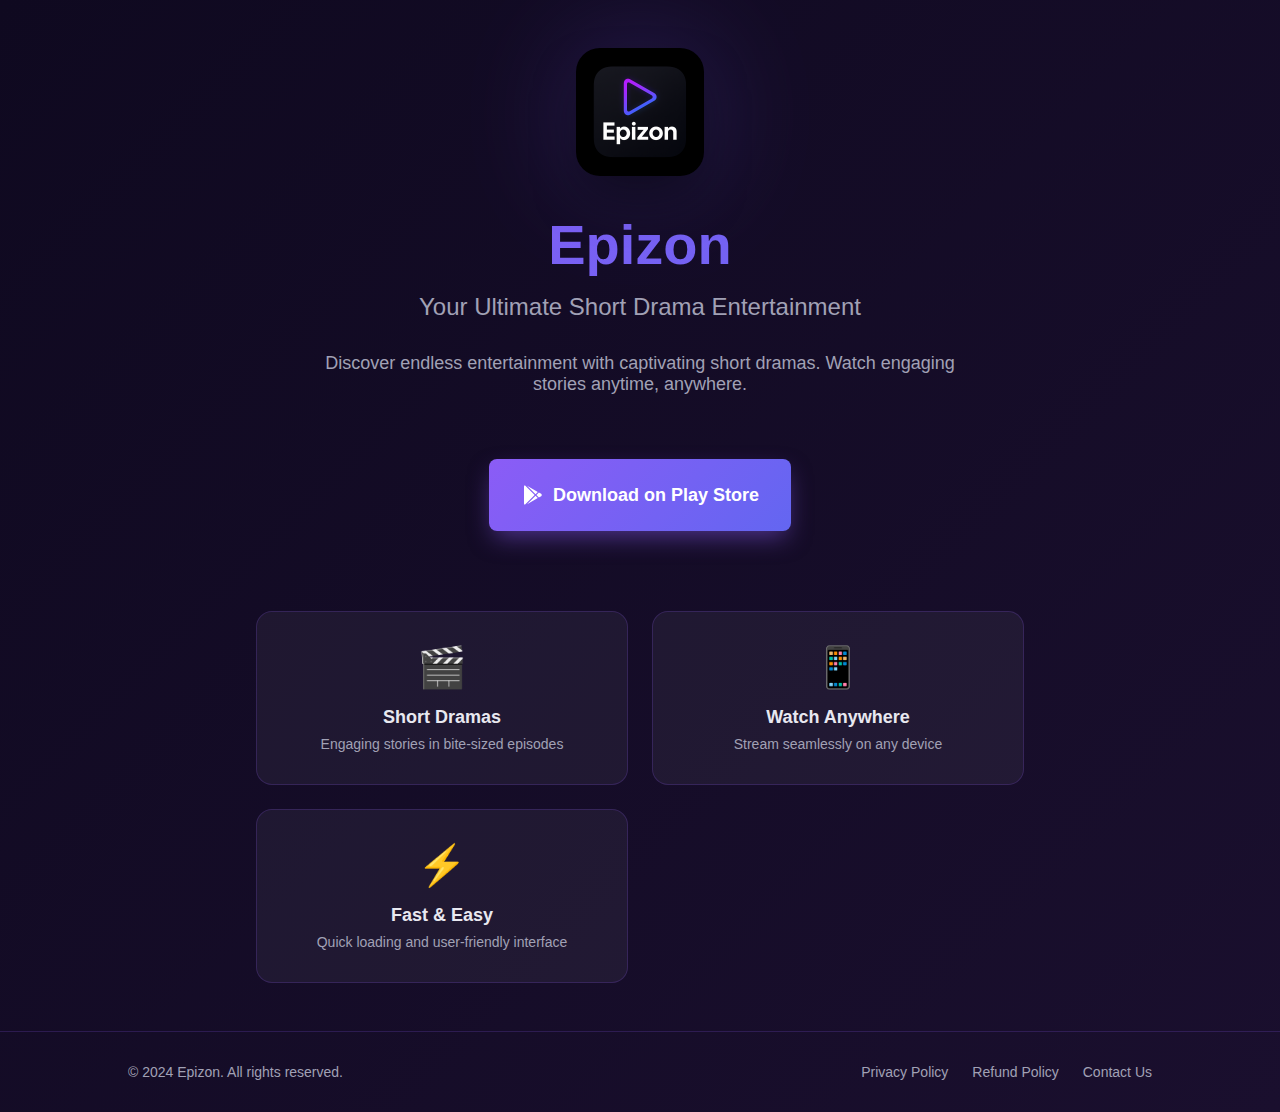
<file: public/index.html>
<!DOCTYPE html>
<html lang="en">
<head>
    <meta charset="UTF-8">
    <meta name="viewport" content="width=device-width, initial-scale=1.0">
    <meta name="description" content="Epizon - Your Ultimate Short Drama Entertainment. Download now on Play Store and watch captivating short dramas anytime, anywhere.">
    <meta name="keywords" content="Epizon, short drama, entertainment, mobile app, streaming">
    <title>Epizon - Short Drama Entertainment App</title>
    <style>
        * {
            margin: 0;
            padding: 0;
            box-sizing: border-box;
        }

        body {
            font-family: -apple-system, BlinkMacSystemFont, 'Segoe UI', 'Roboto', 'Oxygen', 'Ubuntu', 'Cantarell', sans-serif;
            background: linear-gradient(135deg, #0f0920 0%, #1a0f2e 100%);
            color: #e8e8f0;
            min-height: 100vh;
            display: flex;
            flex-direction: column;
        }

        main {
            flex: 1;
            display: flex;
            align-items: center;
            justify-content: center;
            padding: 3rem 1rem;
        }

        .container {
            max-width: 64rem;
            width: 100%;
            text-align: center;
        }

        .icon-wrapper {
            position: relative;
            display: inline-block;
            margin-bottom: 2rem;
        }

        .icon-glow {
            position: absolute;
            inset: 0;
            background: linear-gradient(135deg, #8b5cf6 0%, #6366f1 100%);
            filter: blur(60px);
            opacity: 0.3;
            border-radius: 50%;
            animation: glow 3s ease-in-out infinite;
        }

        @keyframes glow {
            0%, 100% { opacity: 0.3; transform: scale(1); }
            50% { opacity: 0.5; transform: scale(1.1); }
        }

        @keyframes float {
            0%, 100% { transform: translateY(0); }
            50% { transform: translateY(-10px); }
        }

        .app-icon {
            position: relative;
            width: 8rem;
            height: 8rem;
            border-radius: 1.5rem;
            box-shadow: 0 25px 50px -12px rgba(0, 0, 0, 0.5);
            animation: float 3s ease-in-out infinite;
        }

        h1 {
            font-size: 3.5rem;
            font-weight: bold;
            margin-bottom: 1rem;
            background: linear-gradient(135deg, #8b5cf6 0%, #6366f1 100%);
            -webkit-background-clip: text;
            -webkit-text-fill-color: transparent;
            background-clip: text;
        }

        .subtitle {
            font-size: 1.5rem;
            color: #a1a1b5;
            margin-bottom: 2rem;
        }

        .description {
            font-size: 1.125rem;
            color: #a1a1b5;
            max-width: 42rem;
            margin: 0 auto 2rem;
        }

        .download-btn {
            display: inline-flex;
            align-items: center;
            gap: 0.5rem;
            padding: 1.5rem 2rem;
            font-size: 1.125rem;
            font-weight: 600;
            color: white;
            background: linear-gradient(135deg, #8b5cf6 0%, #6366f1 100%);
            border: none;
            border-radius: 0.5rem;
            cursor: pointer;
            text-decoration: none;
            box-shadow: 0 10px 25px -5px rgba(139, 92, 246, 0.5);
            transition: all 0.3s ease;
            margin: 2rem 0;
        }

        .download-btn:hover {
            opacity: 0.9;
            transform: translateY(-2px);
            box-shadow: 0 15px 30px -5px rgba(139, 92, 246, 0.6);
        }

        .features {
            display: grid;
            grid-template-columns: repeat(auto-fit, minmax(250px, 1fr));
            gap: 1.5rem;
            max-width: 48rem;
            margin: 3rem auto 0;
        }

        .feature-card {
            padding: 2rem 1.5rem;
            background: rgba(255, 255, 255, 0.05);
            border: 1px solid rgba(139, 92, 246, 0.2);
            border-radius: 1rem;
            transition: all 0.3s ease;
        }

        .feature-card:hover {
            border-color: rgba(139, 92, 246, 0.5);
            transform: translateY(-5px);
        }

        .feature-icon {
            font-size: 2.5rem;
            margin-bottom: 1rem;
        }

        .feature-title {
            font-size: 1.125rem;
            font-weight: 600;
            margin-bottom: 0.5rem;
        }

        .feature-text {
            font-size: 0.875rem;
            color: #a1a1b5;
        }

        footer {
            padding: 2rem 1rem;
            border-top: 1px solid rgba(139, 92, 246, 0.2);
        }

        .footer-content {
            max-width: 64rem;
            margin: 0 auto;
            display: flex;
            justify-content: space-between;
            align-items: center;
            flex-wrap: wrap;
            gap: 1rem;
        }

        .footer-text {
            font-size: 0.875rem;
            color: #a1a1b5;
        }

        .footer-link {
            font-size: 0.875rem;
            color: #a1a1b5;
            text-decoration: none;
            transition: color 0.3s ease;
        }

        .footer-link:hover {
            color: #8b5cf6;
        }

        @media (max-width: 768px) {
            h1 {
                font-size: 2.5rem;
            }

            .subtitle {
                font-size: 1.25rem;
            }

            .app-icon {
                width: 6rem;
                height: 6rem;
            }

            .footer-content {
                flex-direction: column;
                text-align: center;
            }
        }
    </style>
</head>
<body>
    <main>
        <div class="container">
            <!-- App Icon -->
            <div class="icon-wrapper">
                <div class="icon-glow"></div>
                <img src="epizon-icon.png" alt="Epizon App Icon" class="app-icon">
            </div>

            <!-- App Name -->
            <h1>Epizon</h1>
            <p class="subtitle">Your Ultimate Short Drama Entertainment</p>

            <!-- Description -->
            <p class="description">
                Discover endless entertainment with captivating short dramas. 
                Watch engaging stories anytime, anywhere.
            </p>

            <!-- Download Button -->
            <a href="https://play.google.com/store/apps/details?id=com.epizon.app" target="_blank" rel="noopener noreferrer" class="download-btn">
                <svg width="24" height="24" viewBox="0 0 24 24" fill="currentColor">
                    <path d="M3,20.5V3.5C3,2.91 3.34,2.39 3.84,2.15L13.69,12L3.84,21.85C3.34,21.6 3,21.09 3,20.5M16.81,15.12L6.05,21.34L14.54,12.85L16.81,15.12M20.16,10.81C20.5,11.08 20.75,11.5 20.75,12C20.75,12.5 20.5,12.92 20.16,13.19L17.89,14.5L15.39,12L17.89,9.5L20.16,10.81M6.05,2.66L16.81,8.88L14.54,11.15L6.05,2.66Z" />
                </svg>
                Download on Play Store
            </a>

            <!-- Features -->
            <div class="features">
                <div class="feature-card">
                    <div class="feature-icon">🎬</div>
                    <h3 class="feature-title">Short Dramas</h3>
                    <p class="feature-text">Engaging stories in bite-sized episodes</p>
                </div>
                <div class="feature-card">
                    <div class="feature-icon">📱</div>
                    <h3 class="feature-title">Watch Anywhere</h3>
                    <p class="feature-text">Stream seamlessly on any device</p>
                </div>
                <div class="feature-card">
                    <div class="feature-icon">⚡</div>
                    <h3 class="feature-title">Fast & Easy</h3>
                    <p class="feature-text">Quick loading and user-friendly interface</p>
                </div>
            </div>
        </div>
    </main>

    <!-- Footer -->
    <footer>
        <div class="footer-content">
            <p class="footer-text">© 2024 Epizon. All rights reserved.</p>
            <div style="display: flex; gap: 1.5rem; flex-wrap: wrap;">
                <a href="privacy-policy.html" class="footer-link">Privacy Policy</a>
                <a href="refund-policy.html" class="footer-link">Refund Policy</a>
                <a href="contact-us.html" class="footer-link">Contact Us</a>
            </div>
        </div>
    </footer>
</body>
</html>
</file>
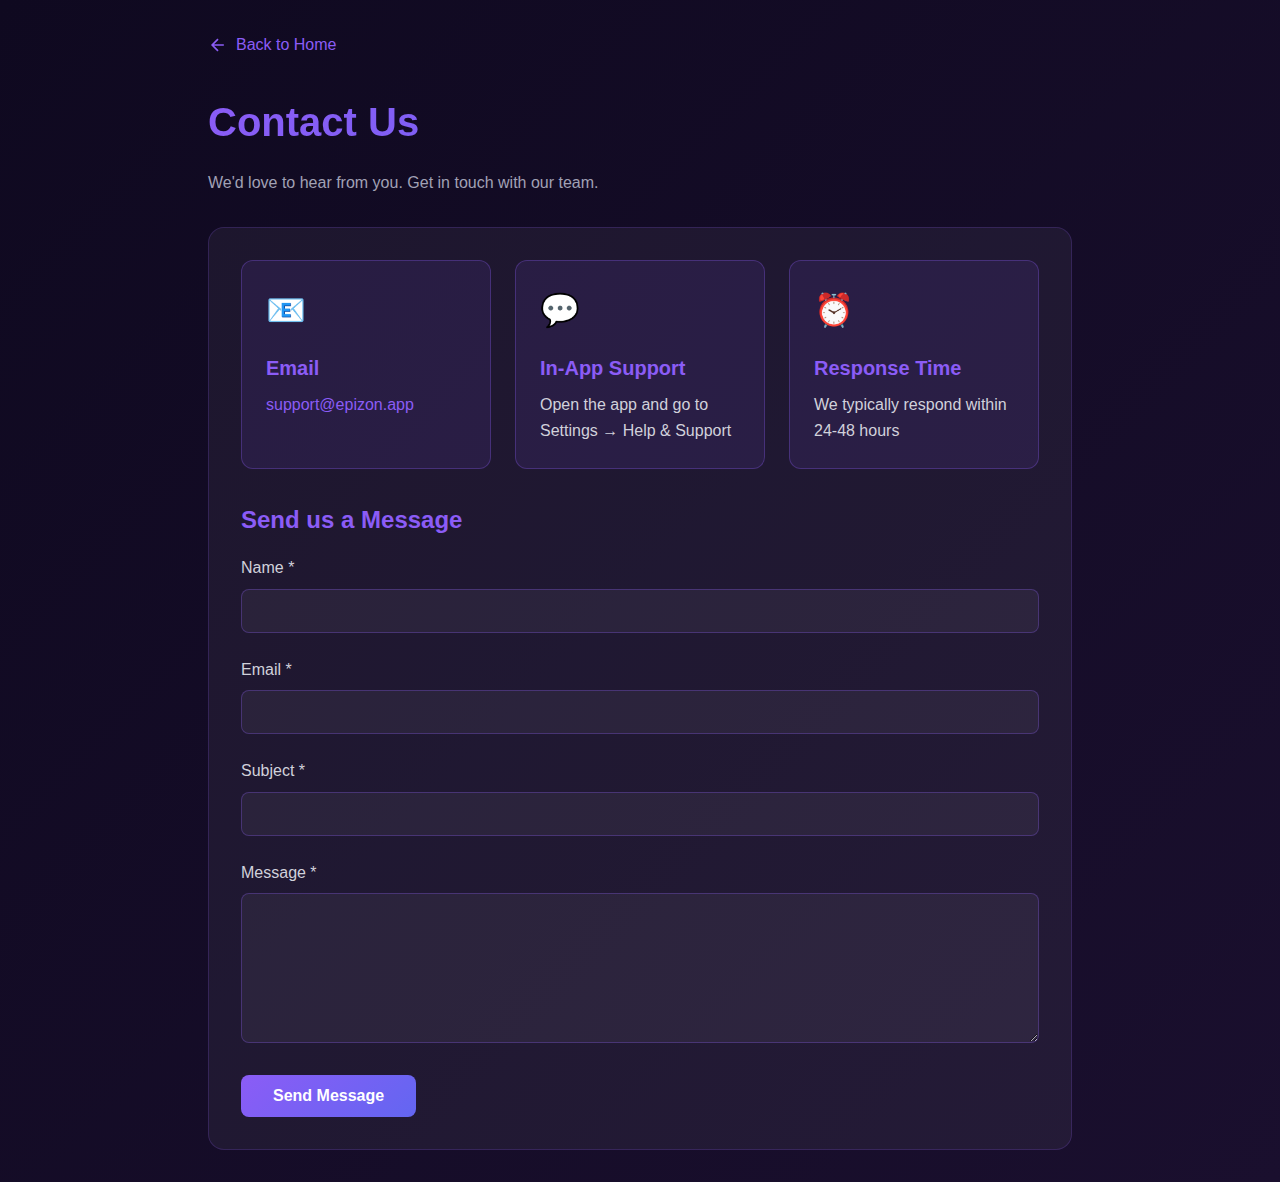
<file: public/contact-us.html>
<!DOCTYPE html>
<html lang="en">
<head>
    <meta charset="UTF-8">
    <meta name="viewport" content="width=device-width, initial-scale=1.0">
    <meta name="description" content="Contact Epizon - Get in touch with us for support and inquiries">
    <title>Contact Us - Epizon</title>
    <style>
        * {
            margin: 0;
            padding: 0;
            box-sizing: border-box;
        }

        body {
            font-family: -apple-system, BlinkMacSystemFont, 'Segoe UI', 'Roboto', 'Oxygen', 'Ubuntu', 'Cantarell', sans-serif;
            background: linear-gradient(135deg, #0f0920 0%, #1a0f2e 100%);
            color: #e8e8f0;
            min-height: 100vh;
            line-height: 1.6;
        }

        .container {
            max-width: 56rem;
            margin: 0 auto;
            padding: 2rem 1rem;
        }

        .back-link {
            display: inline-flex;
            align-items: center;
            gap: 0.5rem;
            color: #8b5cf6;
            text-decoration: none;
            margin-bottom: 2rem;
            transition: color 0.3s ease;
        }

        .back-link:hover {
            color: #a78bfa;
        }

        h1 {
            font-size: 2.5rem;
            margin-bottom: 1rem;
            background: linear-gradient(135deg, #8b5cf6 0%, #6366f1 100%);
            -webkit-background-clip: text;
            -webkit-text-fill-color: transparent;
            background-clip: text;
        }

        .subtitle {
            color: #a1a1b5;
            margin-bottom: 2rem;
        }

        .content {
            background: rgba(255, 255, 255, 0.05);
            border: 1px solid rgba(139, 92, 246, 0.2);
            border-radius: 1rem;
            padding: 2rem;
        }

        .contact-methods {
            display: grid;
            grid-template-columns: repeat(auto-fit, minmax(250px, 1fr));
            gap: 1.5rem;
            margin-bottom: 2rem;
        }

        .contact-card {
            padding: 1.5rem;
            background: rgba(139, 92, 246, 0.1);
            border: 1px solid rgba(139, 92, 246, 0.3);
            border-radius: 0.75rem;
            transition: all 0.3s ease;
        }

        .contact-card:hover {
            border-color: rgba(139, 92, 246, 0.6);
            transform: translateY(-3px);
        }

        .contact-icon {
            font-size: 2rem;
            margin-bottom: 1rem;
        }

        .contact-title {
            font-size: 1.25rem;
            font-weight: 600;
            margin-bottom: 0.5rem;
            color: #8b5cf6;
        }

        .contact-text {
            color: #d1d1db;
        }

        .contact-link {
            color: #8b5cf6;
            text-decoration: none;
            transition: color 0.3s ease;
        }

        .contact-link:hover {
            color: #a78bfa;
        }

        .form-section {
            margin-top: 2rem;
        }

        h2 {
            font-size: 1.5rem;
            margin-bottom: 1rem;
            color: #8b5cf6;
        }

        .form-group {
            margin-bottom: 1.5rem;
        }

        label {
            display: block;
            margin-bottom: 0.5rem;
            color: #d1d1db;
            font-weight: 500;
        }

        input, textarea {
            width: 100%;
            padding: 0.75rem;
            background: rgba(255, 255, 255, 0.05);
            border: 1px solid rgba(139, 92, 246, 0.3);
            border-radius: 0.5rem;
            color: #e8e8f0;
            font-family: inherit;
            font-size: 1rem;
            transition: border-color 0.3s ease;
        }

        input:focus, textarea:focus {
            outline: none;
            border-color: #8b5cf6;
        }

        textarea {
            min-height: 150px;
            resize: vertical;
        }

        .submit-btn {
            padding: 0.75rem 2rem;
            background: linear-gradient(135deg, #8b5cf6 0%, #6366f1 100%);
            color: white;
            border: none;
            border-radius: 0.5rem;
            font-size: 1rem;
            font-weight: 600;
            cursor: pointer;
            transition: opacity 0.3s ease;
        }

        .submit-btn:hover {
            opacity: 0.9;
        }

        .error-message {
            color: #f87171;
            font-size: 0.875rem;
            margin-top: 0.25rem;
            display: none;
        }

        .error-message.show {
            display: block;
        }

        .success-message {
            padding: 1rem;
            background: rgba(34, 197, 94, 0.1);
            border: 1px solid rgba(34, 197, 94, 0.3);
            border-radius: 0.5rem;
            color: #4ade80;
            margin-bottom: 1rem;
            display: none;
        }

        .success-message.show {
            display: block;
        }

        @media (max-width: 768px) {
            h1 {
                font-size: 2rem;
            }

            .content {
                padding: 1.5rem;
            }
        }
    </style>
</head>
<body>
    <div class="container">
        <a href="index.html" class="back-link">
            <svg width="20" height="20" viewBox="0 0 24 24" fill="none" stroke="currentColor" stroke-width="2">
                <path d="M19 12H5M12 19l-7-7 7-7"/>
            </svg>
            Back to Home
        </a>

        <h1>Contact Us</h1>
        <p class="subtitle">We'd love to hear from you. Get in touch with our team.</p>

        <div class="content">
            <div class="contact-methods">
                <div class="contact-card">
                    <div class="contact-icon">📧</div>
                    <h3 class="contact-title">Email</h3>
                    <p class="contact-text">
                        <a href="mailto:support@epizon.app" class="contact-link">support@epizon.app</a>
                    </p>
                </div>

                <div class="contact-card">
                    <div class="contact-icon">💬</div>
                    <h3 class="contact-title">In-App Support</h3>
                    <p class="contact-text">
                        Open the app and go to Settings → Help & Support
                    </p>
                </div>

                <div class="contact-card">
                    <div class="contact-icon">⏰</div>
                    <h3 class="contact-title">Response Time</h3>
                    <p class="contact-text">
                        We typically respond within 24-48 hours
                    </p>
                </div>
            </div>

            <div class="form-section">
                <h2>Send us a Message</h2>
                <div id="successMessage" class="success-message">
                    Thank you! Your message has been sent successfully. We'll get back to you soon.
                </div>
                <form id="contactForm">
                    <div class="form-group">
                        <label for="name">Name *</label>
                        <input type="text" id="name" name="name" required maxlength="100">
                        <span class="error-message" id="nameError">Please enter your name</span>
                    </div>

                    <div class="form-group">
                        <label for="email">Email *</label>
                        <input type="email" id="email" name="email" required maxlength="255">
                        <span class="error-message" id="emailError">Please enter a valid email</span>
                    </div>

                    <div class="form-group">
                        <label for="subject">Subject *</label>
                        <input type="text" id="subject" name="subject" required maxlength="200">
                        <span class="error-message" id="subjectError">Please enter a subject</span>
                    </div>

                    <div class="form-group">
                        <label for="message">Message *</label>
                        <textarea id="message" name="message" required maxlength="1000"></textarea>
                        <span class="error-message" id="messageError">Please enter your message</span>
                    </div>

                    <button type="submit" class="submit-btn">Send Message</button>
                </form>
            </div>
        </div>
    </div>

    <script>
        document.getElementById('contactForm').addEventListener('submit', function(e) {
            e.preventDefault();
            
            // Clear previous errors
            document.querySelectorAll('.error-message').forEach(el => el.classList.remove('show'));
            
            // Get form values
            const name = document.getElementById('name').value.trim();
            const email = document.getElementById('email').value.trim();
            const subject = document.getElementById('subject').value.trim();
            const message = document.getElementById('message').value.trim();
            
            let isValid = true;
            
            // Validate name
            if (!name || name.length > 100) {
                document.getElementById('nameError').classList.add('show');
                isValid = false;
            }
            
            // Validate email
            const emailRegex = /^[^\s@]+@[^\s@]+\.[^\s@]+$/;
            if (!email || !emailRegex.test(email) || email.length > 255) {
                document.getElementById('emailError').classList.add('show');
                isValid = false;
            }
            
            // Validate subject
            if (!subject || subject.length > 200) {
                document.getElementById('subjectError').classList.add('show');
                isValid = false;
            }
            
            // Validate message
            if (!message || message.length > 1000) {
                document.getElementById('messageError').classList.add('show');
                isValid = false;
            }
            
            if (isValid) {
                // Show success message
                document.getElementById('successMessage').classList.add('show');
                
                // Reset form
                this.reset();
                
                // Hide success message after 5 seconds
                setTimeout(() => {
                    document.getElementById('successMessage').classList.remove('show');
                }, 5000);
                
                // In a real application, you would send this data to a server
                console.log('Form data:', { name, email, subject, message });
            }
        });
    </script>
</body>
</html>
</file>
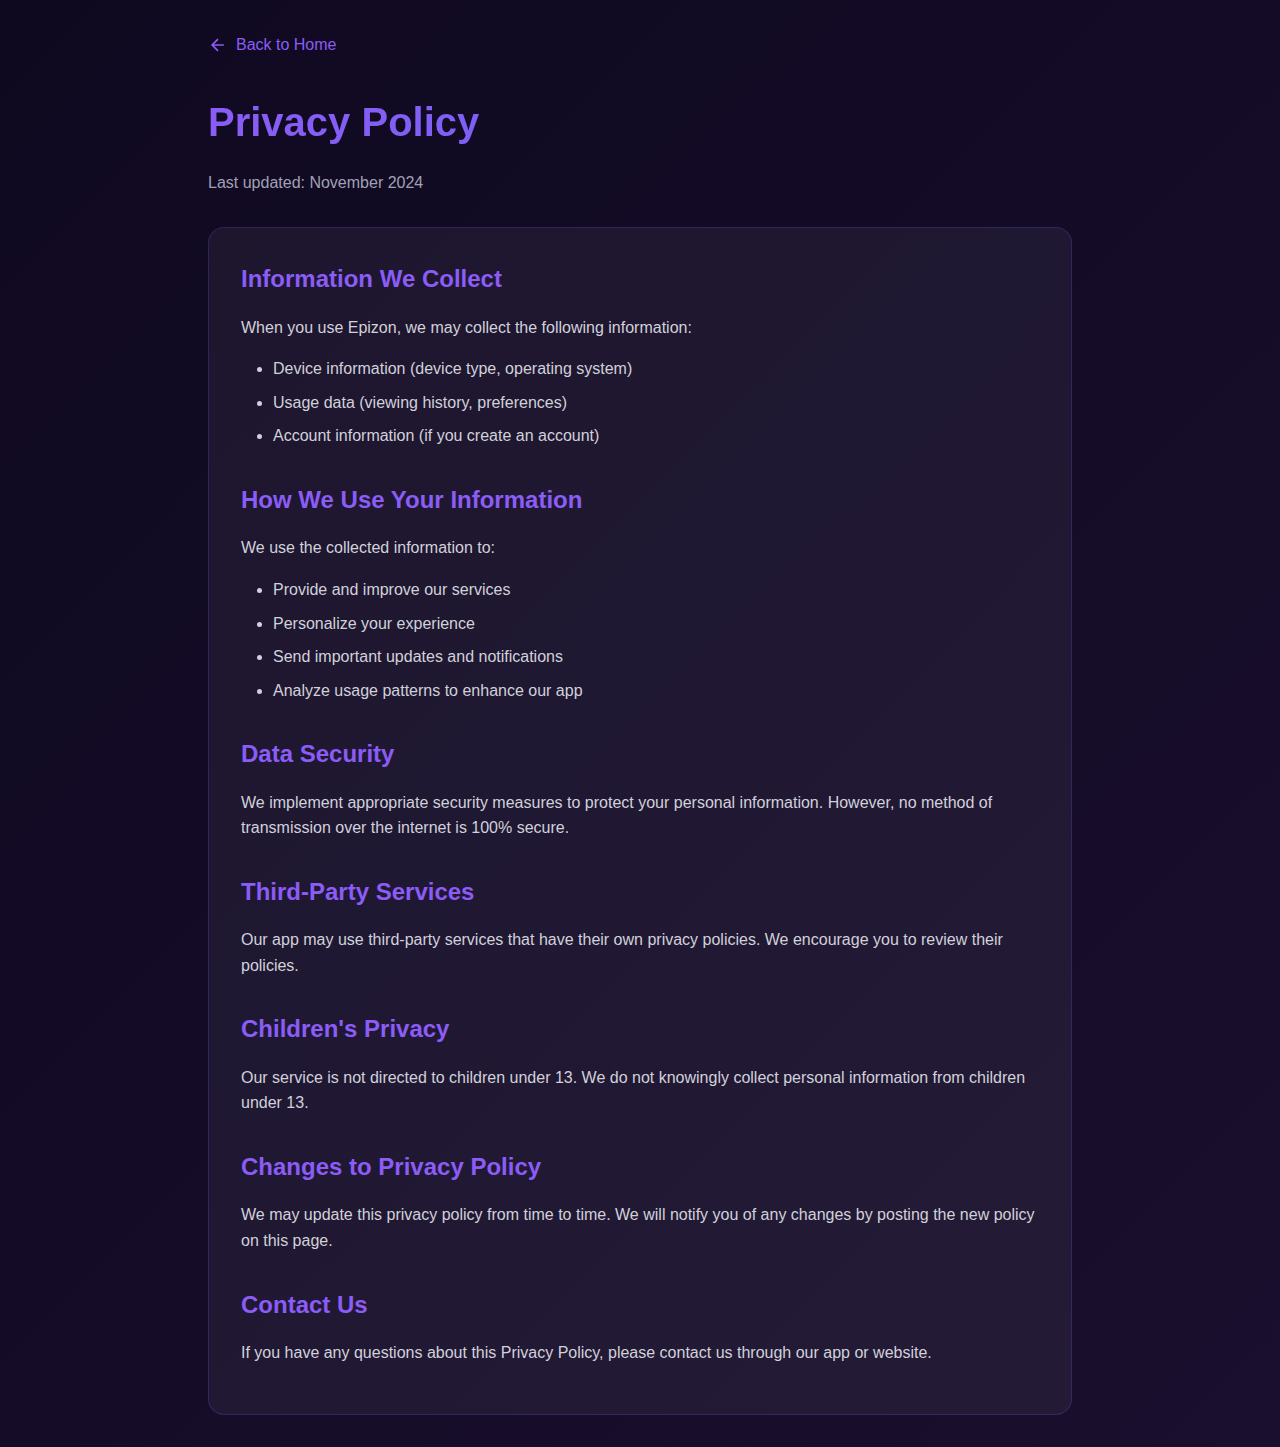
<file: public/privacy-policy.html>
<!DOCTYPE html>
<html lang="en">
<head>
    <meta charset="UTF-8">
    <meta name="viewport" content="width=device-width, initial-scale=1.0">
    <meta name="description" content="Privacy Policy for Epizon - Short Drama Entertainment App">
    <title>Privacy Policy - Epizon</title>
    <style>
        * {
            margin: 0;
            padding: 0;
            box-sizing: border-box;
        }

        body {
            font-family: -apple-system, BlinkMacSystemFont, 'Segoe UI', 'Roboto', 'Oxygen', 'Ubuntu', 'Cantarell', sans-serif;
            background: linear-gradient(135deg, #0f0920 0%, #1a0f2e 100%);
            color: #e8e8f0;
            min-height: 100vh;
            line-height: 1.6;
        }

        .container {
            max-width: 56rem;
            margin: 0 auto;
            padding: 2rem 1rem;
        }

        .back-link {
            display: inline-flex;
            align-items: center;
            gap: 0.5rem;
            color: #8b5cf6;
            text-decoration: none;
            margin-bottom: 2rem;
            transition: color 0.3s ease;
        }

        .back-link:hover {
            color: #a78bfa;
        }

        h1 {
            font-size: 2.5rem;
            margin-bottom: 1rem;
            background: linear-gradient(135deg, #8b5cf6 0%, #6366f1 100%);
            -webkit-background-clip: text;
            -webkit-text-fill-color: transparent;
            background-clip: text;
        }

        .last-updated {
            color: #a1a1b5;
            margin-bottom: 2rem;
        }

        .content {
            background: rgba(255, 255, 255, 0.05);
            border: 1px solid rgba(139, 92, 246, 0.2);
            border-radius: 1rem;
            padding: 2rem;
        }

        h2 {
            font-size: 1.5rem;
            margin: 2rem 0 1rem;
            color: #8b5cf6;
        }

        h2:first-child {
            margin-top: 0;
        }

        p {
            margin-bottom: 1rem;
            color: #d1d1db;
        }

        ul {
            margin: 1rem 0 1rem 2rem;
        }

        li {
            margin-bottom: 0.5rem;
            color: #d1d1db;
        }

        @media (max-width: 768px) {
            h1 {
                font-size: 2rem;
            }

            .content {
                padding: 1.5rem;
            }
        }
    </style>
</head>
<body>
    <div class="container">
        <a href="index.html" class="back-link">
            <svg width="20" height="20" viewBox="0 0 24 24" fill="none" stroke="currentColor" stroke-width="2">
                <path d="M19 12H5M12 19l-7-7 7-7"/>
            </svg>
            Back to Home
        </a>

        <h1>Privacy Policy</h1>
        <p class="last-updated">Last updated: November 2024</p>

        <div class="content">
            <h2>Information We Collect</h2>
            <p>When you use Epizon, we may collect the following information:</p>
            <ul>
                <li>Device information (device type, operating system)</li>
                <li>Usage data (viewing history, preferences)</li>
                <li>Account information (if you create an account)</li>
            </ul>

            <h2>How We Use Your Information</h2>
            <p>We use the collected information to:</p>
            <ul>
                <li>Provide and improve our services</li>
                <li>Personalize your experience</li>
                <li>Send important updates and notifications</li>
                <li>Analyze usage patterns to enhance our app</li>
            </ul>

            <h2>Data Security</h2>
            <p>We implement appropriate security measures to protect your personal information. However, no method of transmission over the internet is 100% secure.</p>

            <h2>Third-Party Services</h2>
            <p>Our app may use third-party services that have their own privacy policies. We encourage you to review their policies.</p>

            <h2>Children's Privacy</h2>
            <p>Our service is not directed to children under 13. We do not knowingly collect personal information from children under 13.</p>

            <h2>Changes to Privacy Policy</h2>
            <p>We may update this privacy policy from time to time. We will notify you of any changes by posting the new policy on this page.</p>

            <h2>Contact Us</h2>
            <p>If you have any questions about this Privacy Policy, please contact us through our app or website.</p>
        </div>
    </div>
</body>
</html>
</file>
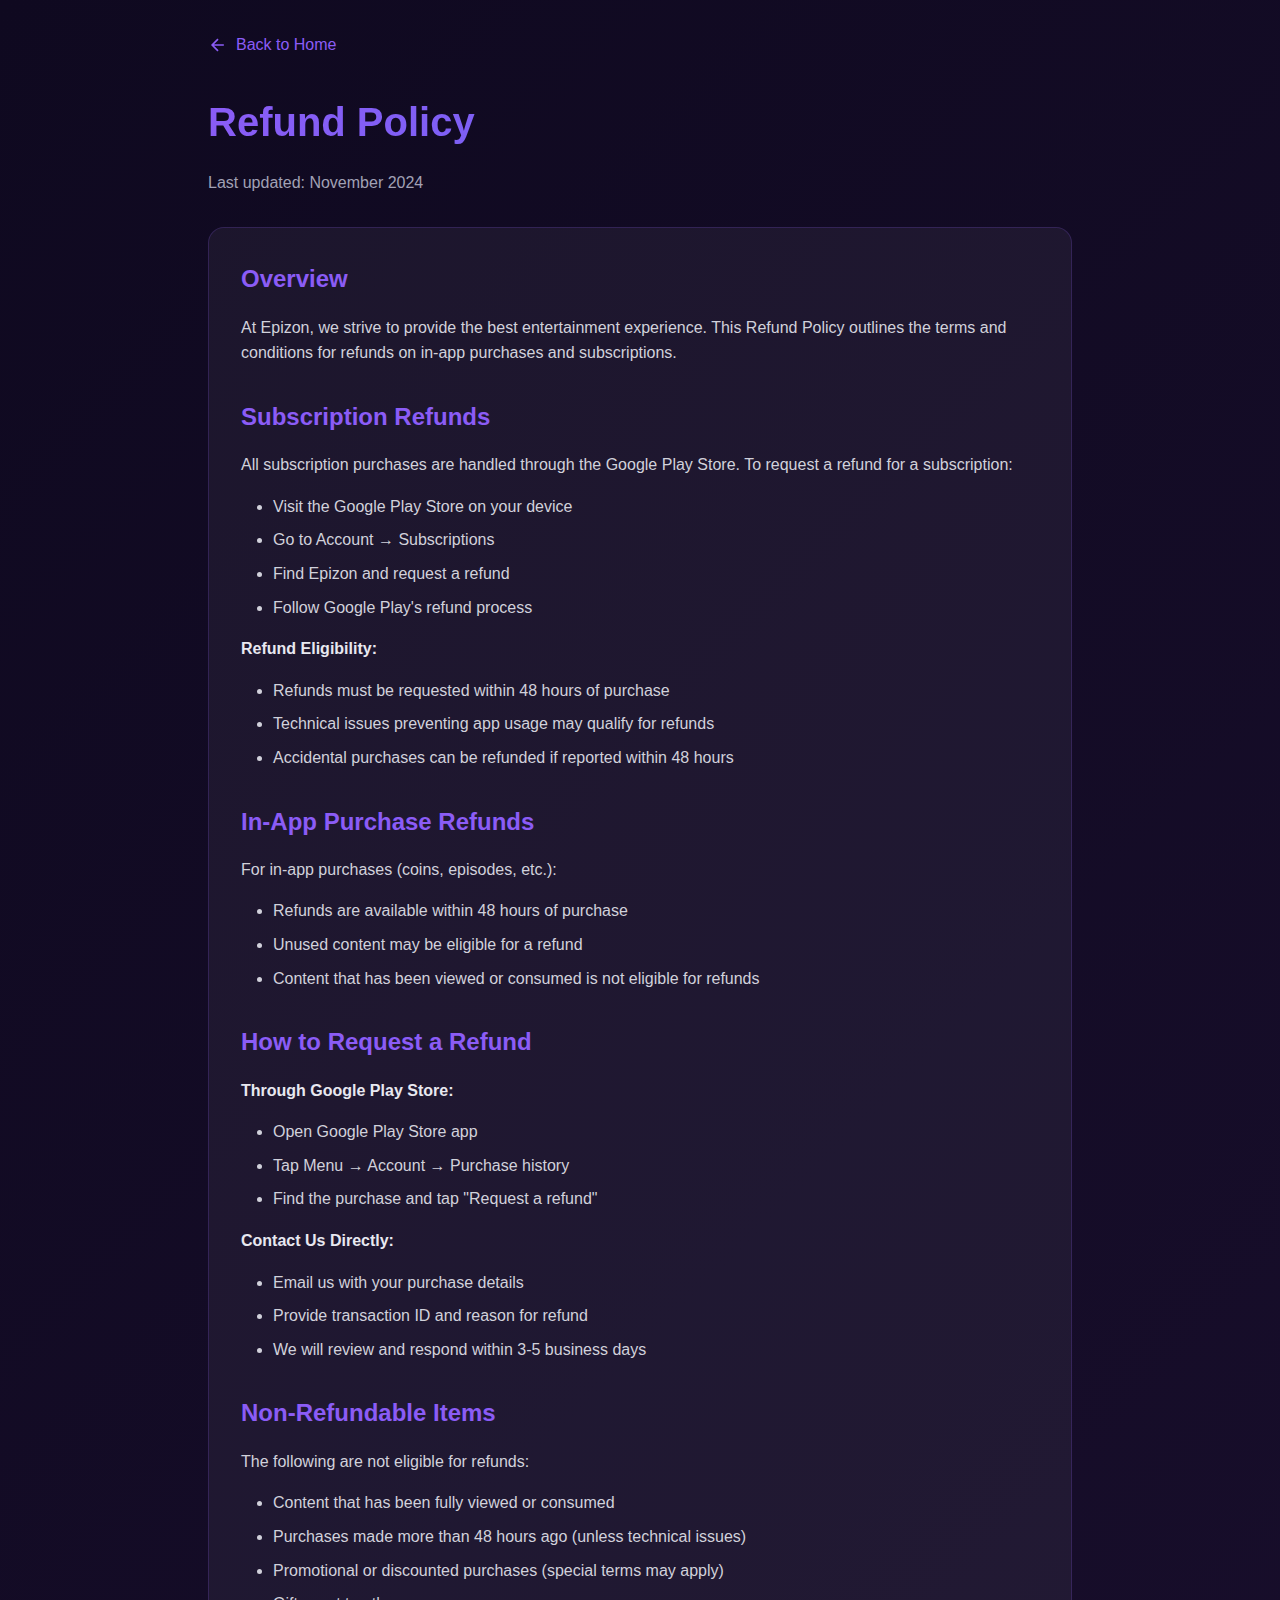
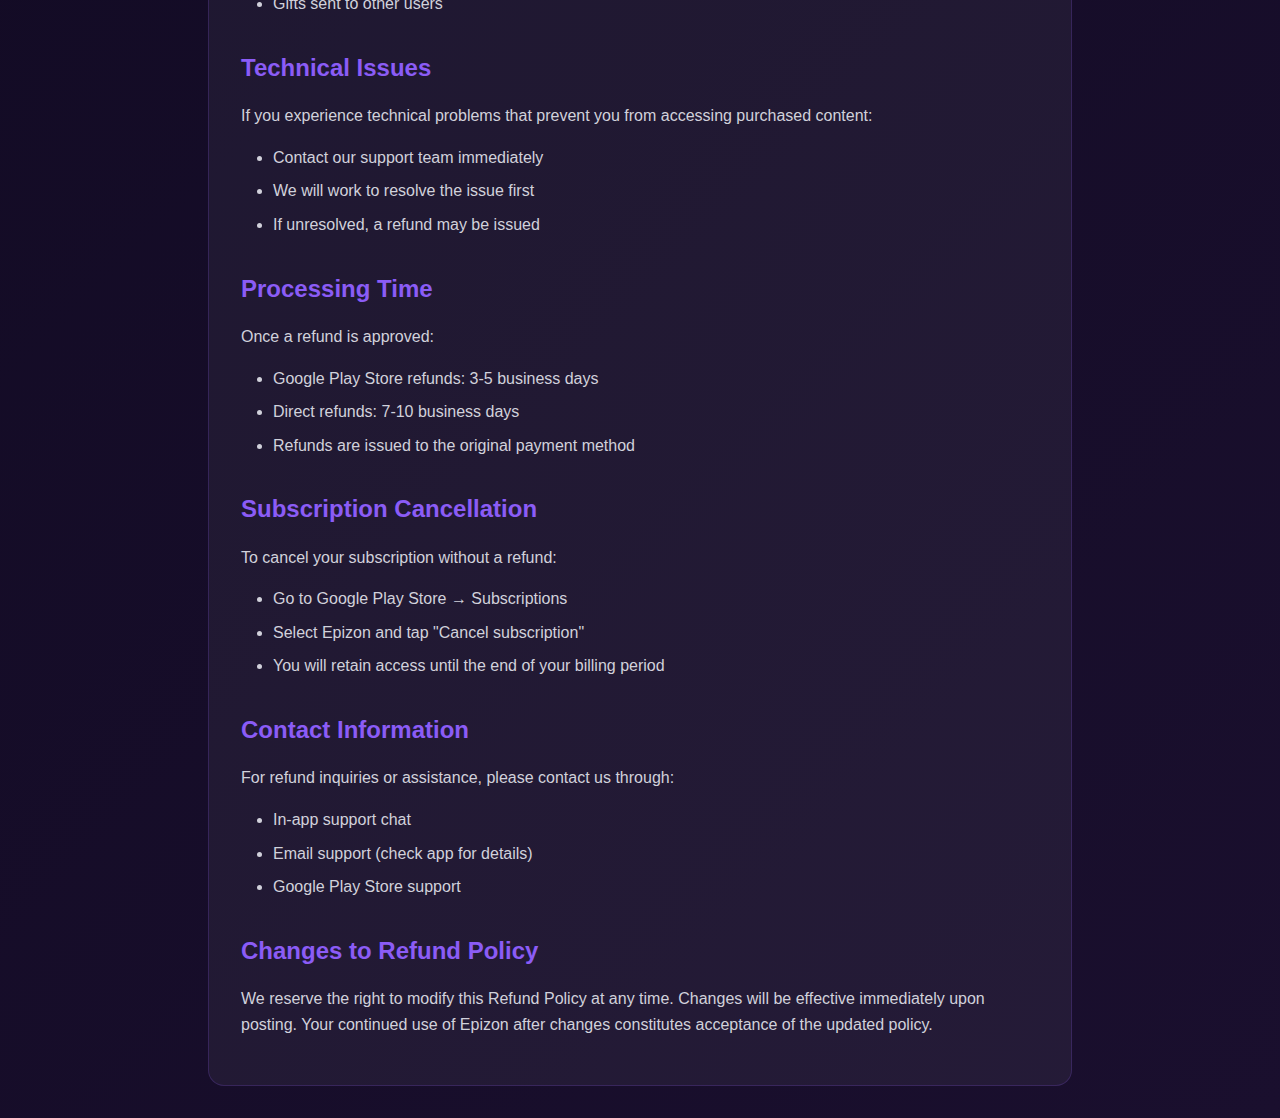
<file: public/refund-policy.html>
<!DOCTYPE html>
<html lang="en">
<head>
    <meta charset="UTF-8">
    <meta name="viewport" content="width=device-width, initial-scale=1.0">
    <meta name="description" content="Refund Policy for Epizon - Short Drama Entertainment App">
    <title>Refund Policy - Epizon</title>
    <style>
        * {
            margin: 0;
            padding: 0;
            box-sizing: border-box;
        }

        body {
            font-family: -apple-system, BlinkMacSystemFont, 'Segoe UI', 'Roboto', 'Oxygen', 'Ubuntu', 'Cantarell', sans-serif;
            background: linear-gradient(135deg, #0f0920 0%, #1a0f2e 100%);
            color: #e8e8f0;
            min-height: 100vh;
            line-height: 1.6;
        }

        .container {
            max-width: 56rem;
            margin: 0 auto;
            padding: 2rem 1rem;
        }

        .back-link {
            display: inline-flex;
            align-items: center;
            gap: 0.5rem;
            color: #8b5cf6;
            text-decoration: none;
            margin-bottom: 2rem;
            transition: color 0.3s ease;
        }

        .back-link:hover {
            color: #a78bfa;
        }

        h1 {
            font-size: 2.5rem;
            margin-bottom: 1rem;
            background: linear-gradient(135deg, #8b5cf6 0%, #6366f1 100%);
            -webkit-background-clip: text;
            -webkit-text-fill-color: transparent;
            background-clip: text;
        }

        .last-updated {
            color: #a1a1b5;
            margin-bottom: 2rem;
        }

        .content {
            background: rgba(255, 255, 255, 0.05);
            border: 1px solid rgba(139, 92, 246, 0.2);
            border-radius: 1rem;
            padding: 2rem;
        }

        h2 {
            font-size: 1.5rem;
            margin: 2rem 0 1rem;
            color: #8b5cf6;
        }

        h2:first-child {
            margin-top: 0;
        }

        p {
            margin-bottom: 1rem;
            color: #d1d1db;
        }

        ul {
            margin: 1rem 0 1rem 2rem;
        }

        li {
            margin-bottom: 0.5rem;
            color: #d1d1db;
        }

        strong {
            color: #e8e8f0;
        }

        @media (max-width: 768px) {
            h1 {
                font-size: 2rem;
            }

            .content {
                padding: 1.5rem;
            }
        }
    </style>
</head>
<body>
    <div class="container">
        <a href="index.html" class="back-link">
            <svg width="20" height="20" viewBox="0 0 24 24" fill="none" stroke="currentColor" stroke-width="2">
                <path d="M19 12H5M12 19l-7-7 7-7"/>
            </svg>
            Back to Home
        </a>

        <h1>Refund Policy</h1>
        <p class="last-updated">Last updated: November 2024</p>

        <div class="content">
            <h2>Overview</h2>
            <p>At Epizon, we strive to provide the best entertainment experience. This Refund Policy outlines the terms and conditions for refunds on in-app purchases and subscriptions.</p>

            <h2>Subscription Refunds</h2>
            <p>All subscription purchases are handled through the Google Play Store. To request a refund for a subscription:</p>
            <ul>
                <li>Visit the Google Play Store on your device</li>
                <li>Go to Account → Subscriptions</li>
                <li>Find Epizon and request a refund</li>
                <li>Follow Google Play's refund process</li>
            </ul>
            <p><strong>Refund Eligibility:</strong></p>
            <ul>
                <li>Refunds must be requested within 48 hours of purchase</li>
                <li>Technical issues preventing app usage may qualify for refunds</li>
                <li>Accidental purchases can be refunded if reported within 48 hours</li>
            </ul>

            <h2>In-App Purchase Refunds</h2>
            <p>For in-app purchases (coins, episodes, etc.):</p>
            <ul>
                <li>Refunds are available within 48 hours of purchase</li>
                <li>Unused content may be eligible for a refund</li>
                <li>Content that has been viewed or consumed is not eligible for refunds</li>
            </ul>

            <h2>How to Request a Refund</h2>
            <p><strong>Through Google Play Store:</strong></p>
            <ul>
                <li>Open Google Play Store app</li>
                <li>Tap Menu → Account → Purchase history</li>
                <li>Find the purchase and tap "Request a refund"</li>
            </ul>
            <p><strong>Contact Us Directly:</strong></p>
            <ul>
                <li>Email us with your purchase details</li>
                <li>Provide transaction ID and reason for refund</li>
                <li>We will review and respond within 3-5 business days</li>
            </ul>

            <h2>Non-Refundable Items</h2>
            <p>The following are not eligible for refunds:</p>
            <ul>
                <li>Content that has been fully viewed or consumed</li>
                <li>Purchases made more than 48 hours ago (unless technical issues)</li>
                <li>Promotional or discounted purchases (special terms may apply)</li>
                <li>Gifts sent to other users</li>
            </ul>

            <h2>Technical Issues</h2>
            <p>If you experience technical problems that prevent you from accessing purchased content:</p>
            <ul>
                <li>Contact our support team immediately</li>
                <li>We will work to resolve the issue first</li>
                <li>If unresolved, a refund may be issued</li>
            </ul>

            <h2>Processing Time</h2>
            <p>Once a refund is approved:</p>
            <ul>
                <li>Google Play Store refunds: 3-5 business days</li>
                <li>Direct refunds: 7-10 business days</li>
                <li>Refunds are issued to the original payment method</li>
            </ul>

            <h2>Subscription Cancellation</h2>
            <p>To cancel your subscription without a refund:</p>
            <ul>
                <li>Go to Google Play Store → Subscriptions</li>
                <li>Select Epizon and tap "Cancel subscription"</li>
                <li>You will retain access until the end of your billing period</li>
            </ul>

            <h2>Contact Information</h2>
            <p>For refund inquiries or assistance, please contact us through:</p>
            <ul>
                <li>In-app support chat</li>
                <li>Email support (check app for details)</li>
                <li>Google Play Store support</li>
            </ul>

            <h2>Changes to Refund Policy</h2>
            <p>We reserve the right to modify this Refund Policy at any time. Changes will be effective immediately upon posting. Your continued use of Epizon after changes constitutes acceptance of the updated policy.</p>
        </div>
    </div>
</body>
</html>
</file>
